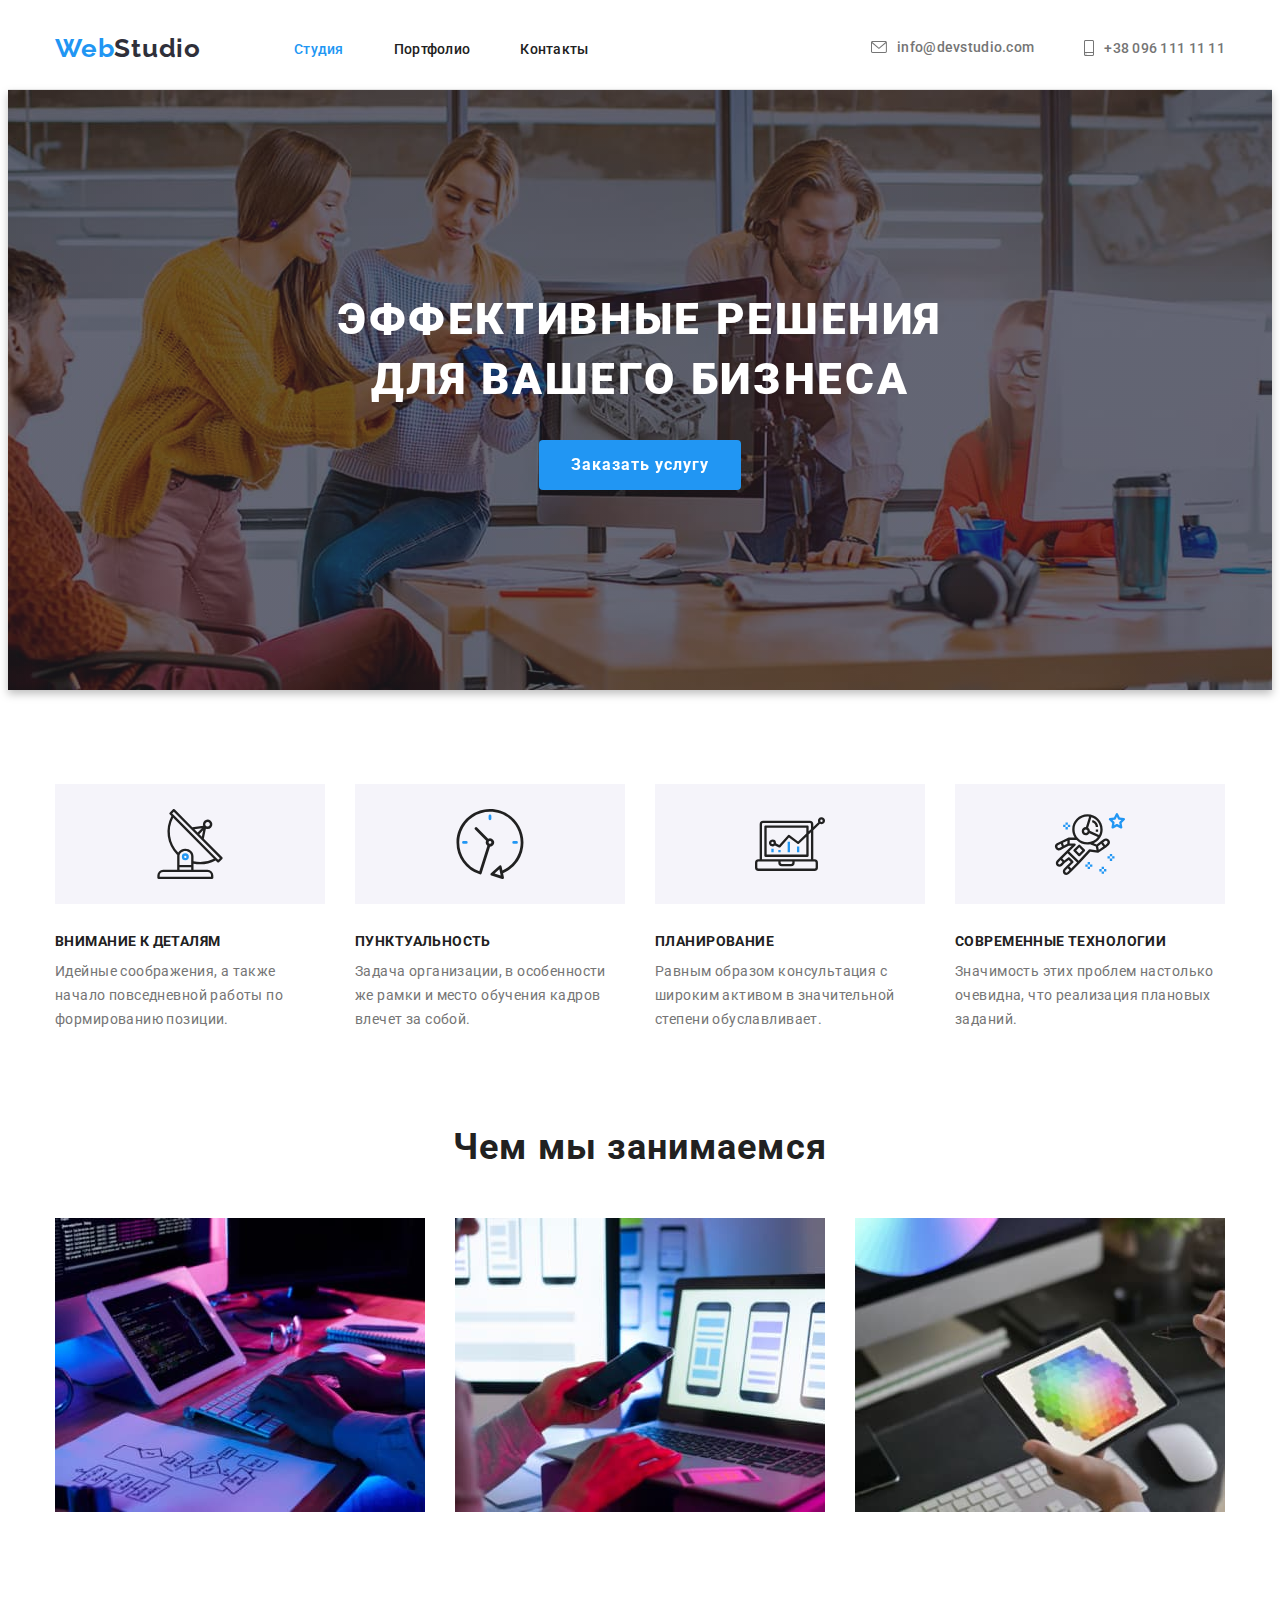
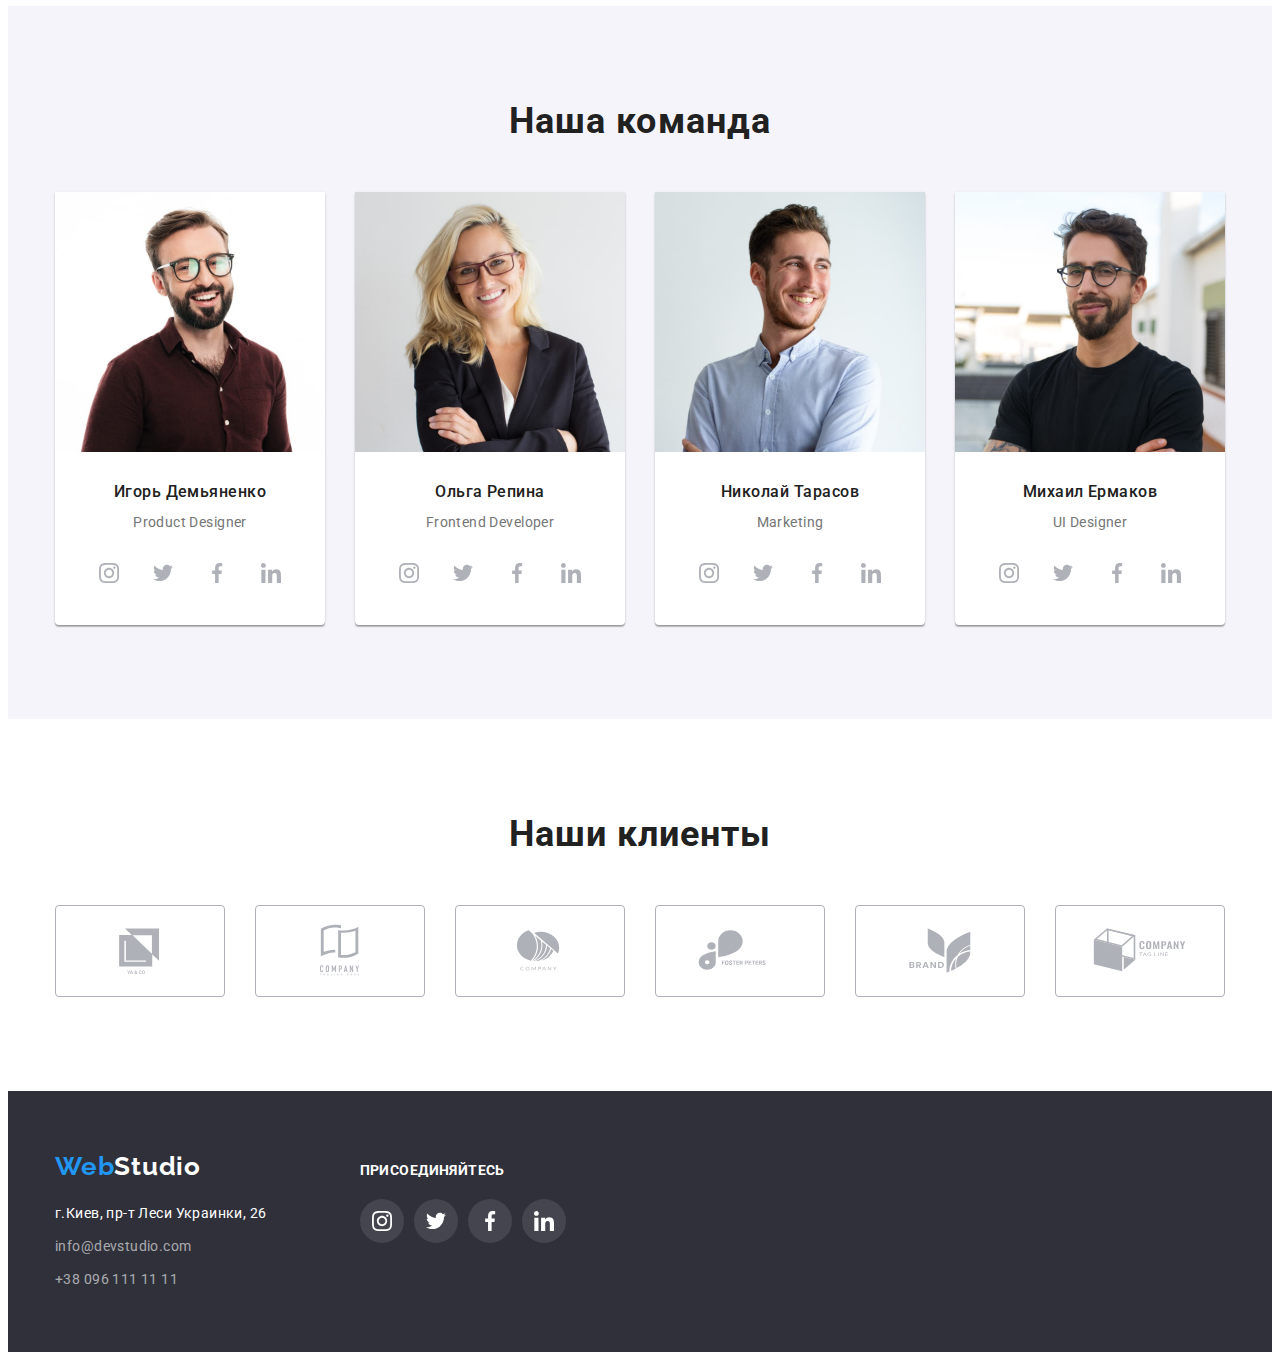
<file: index.html>
<!DOCTYPE html>
<html lang="ru">
<head>
    <meta charset="UTF-8">
    <meta http-equiv="X-UA-Compatible" content="IE=edge">
    <meta name="viewport" content="width=device-width, initial-scale=1.0">
        <link rel="preconnect" href="https://fonts.googleapis.com">
        <link rel="preconnect" href="https://fonts.gstatic.com" crossorigin>
        <link href="https://fonts.googleapis.com/css2?family=Raleway:wght@700&family=Roboto:wght@400;500;700;900&display=swap"
            rel="stylesheet">
        <link rel="stylesheet" href="https://cdnjs.cloudflare.com/ajax/libs/modern-normalize/1.1.0/modern-normalize.min.css"
                integrity="sha512-wpPYUAdjBVSE4KJnH1VR1HeZfpl1ub8YT/NKx4PuQ5NmX2tKuGu6U/JRp5y+Y8XG2tV+wKQpNHVUX03MfMFn9Q=="
                crossorigin="anonymous" referrerpolicy="no-referrer" />
        <link rel="stylesheet" href="./css/styles.css">
    <title>Document</title>
</head>
<body>

    <!--Header-->

<header class="header">
    <div class="header-main container">
        <a class="logo logo-header link" lang="en" href="">Web<span class="header-logo">Studio</span></a>
        <nav class="navigation">
            <ul class="nav-list list">
                <li class="nav-list-site">
                    <a class="nav-list-link link page" href="">Студия</a>
                </li>
                <li class="nav-list-site">
                    <a class="nav-list-link link" href="./portfolio.html">Портфолио</a>
                </li>
                <li class="nav-list-site">
                    <a class="nav-list-link link" href="">Контакты</a>
                </li>
            </ul>
        </nav>
        <ul class="list-conect list">
            <li class="list-contact">
                <a class="list-contact-mail link" href="mailto:info@devstudio.com">
                <svg class="header-icone" width="16" height="12">
                    <use href="./images/symbol-defs.svg#icon-envelope"></use>
                </svg>info@devstudio.com</a>
            </li>
            <li class="list-contact">
                <a class="list-contact-phone link" href="tel:+380961111111">
                    <svg class="header-icone" width="10" height="16">
                        <use href="./images/symbol-defs.svg#icon-smartphone"></use>
                    </svg>+38 096 111 11 11</a>
            </li>
        </ul>
    </div>
</header>
<main>

    <!--Hero-->

    <section class="hero">
        <div class="container">
            <h1 class="hero-title">Эффективные решения <br>для вашего бизнеса</h1>
            <button class="hero-btn" type="button">Заказать услугу</button>
        </div>
    </section>

    <!--Our features-->

    <section class="features">
        <div class="container">
            <h2 class="title2 features-title">Наши особенности</h2>
                <ul class="features-list list">
                    <li class="features-list-item">
                        <h3 class="features-list-title">Внимание к деталям</h3>
                        <p class="features-list-text">Идейные соображения, а также <br> начало повседневной работы по <br> формированию позиции.</p>
                    </li>
                    <li class="features-list-item">
                        <h3 class="features-list-title">Пунктуальность</h3>
                        <p class="features-list-text">Задача организации, в особенности <br> же рамки и место обучения кадров <br> влечет за собой.</p>
                    </li>
                    <li class="features-list-item">
                        <h3 class="features-list-title">Планирование</h3>
                        <p class="features-list-text">Равным образом консультация с <br> широким активом в значительной <br> степени обуславливает.</p>
                    </li>
                    <li class="features-list-item">
                        <h3 class="features-list-title">Современные технологии</h3>
                        <p class="features-list-text">Значимость этих проблем настолько <br>очевидна, что реализация плановых <br>заданий.</p>
                    </li>                
                </ul>
        </div>
    </section>

        <!--About us-->

        <section class="aboutus">
            <div class="container">
                <h2 class="title2 aboutus-title">Чем мы занимаемся</h2>
                <ul class="aboutus-list list">
                    <li class="aboutus-list-iteam">
                        <img class="aboutus-list-img" src="./images/img-cod.jpg" alt="написание кода" width="370" height="294" />
                    </li>
                    <li class="aboutus-list-iteam">
                        <img class="aboutus-list-img" src="./images/img-call.jpg" alt="звонок" width="370" height="294" />
                    </li>
                    <li class="aboutus-list-iteam">
                        <img class="aboutus-list-img" src="./images/img-color.jpg" alt="выбор цвета" width="370" height="294" />
                    </li>
                </ul>
            </div>
        </section>

        <!--Our Team-->

        <section class="team">
            <div class="container">
                <h2 class="title2 team-title">Наша команда</h2>
                <ul class="team-list list">
                    <li class="team-list-iteam">
                        <img  class="team-list-img" src="./images/img-igordemyanenko.jpg" alt="igor demyanenko" width="270" height="260" />
                            <div class="team-list-sing">
                                <h3 class="team-list-title">Игорь Демьяненко</h3>
                                    <p class="team-list-text" lang="en">Product Designer</p>
                                        <ul class="team-box list">
                                            <li class="icone-box">  
                                                <a href="" class="icone-link">
                                                <svg class="team-icone" widht="20" height="20">
                                                    <use href="./images/symbol-defs.svg#icon-instagram"></use>
                                                </svg>
                                                </a>
                                            </li>
                                            <li class="icone-box">
                                                <a href="" class="icone-link">
                                                <svg class="team-icone" widht="20" height="20">
                                                    <use href="./images/symbol-defs.svg#icon-twitter1"></use>
                                                </svg>
                                                </a>
                                            </li>
                                            <li class="icone-box">
                                                <a href="" class="icone-link">
                                                <svg class="team-icone" widht="20" height="20">
                                                    <use href="./images/symbol-defs.svg#icon-facebook"></use>
                                                </svg>
                                                </a>
                                            </li>
                                            <li class="icone-box">
                                                <a href="" class="icone-link">
                                                <svg class="team-icone" widht="20" height="20">
                                                <use href="./images/symbol-defs.svg#icon-linkedin"></use>
                                                </svg>
                                                </a>
                                            </li>
                                        </ul>
                            </div>
                    </li>
                    <li class="team-list-iteam"> 
                        <img class="team-list-img" src="./images/img-elenarepina.jpg" alt="elena repina" width="270" height="260" />
                        <div class="team-list-sing">
                            <h3 class="team-list-title">Ольга Репина</h3>
                            <p class="team-list-text" lang="en">Frontend Developer</p>
                            <ul class="team-box list">
                                <li class="icone-box">
                                    <a href="" class="icone-link">
                                        <svg class="team-icone" widht="20" height="20">
                                            <use href="./images/symbol-defs.svg#icon-instagram"></use>
                                        </svg>
                                    </a>
                                </li>
                                <li class="icone-box">
                                    <a href="" class="icone-link">
                                        <svg class="team-icone" widht="20" height="20">
                                            <use href="./images/symbol-defs.svg#icon-twitter1"></use>
                                        </svg>
                                    </a>
                                </li>
                                <li class="icone-box">
                                    <a href="" class="icone-link">
                                        <svg class="team-icone" widht="20" height="20">
                                            <use href="./images/symbol-defs.svg#icon-facebook"></use>
                                        </svg>
                                    </a>
                                </li>
                                <li class="icone-box">
                                    <a href="" class="icone-link">
                                        <svg class="team-icone" widht="20" height="20">
                                            <use href="./images/symbol-defs.svg#icon-linkedin"></use>
                                        </svg>
                                    </a>
                                </li>
                            </ul>
                        </div>
                    </li>
                    <li class="team-list-iteam">
                        <img class="team-list-img" src="./images/img-nikolaytarasov.jpg" alt="nikolay tarasov" width="270" height="260" />
                        <div class="team-list-sing">
                            <h3 class="team-list-title">Николай Тарасов</h3>
                            <p class="team-list-text" lang="en">Marketing</p>
                            <ul class="team-box list">
                                <li class="icone-box">
                                    <a href="" class="icone-link">
                                        <svg class="team-icone" widht="20" height="20">
                                            <use href="./images/symbol-defs.svg#icon-instagram"></use>
                                        </svg>
                                    </a>
                                </li>
                                <li class="icone-box">
                                    <a href="" class="icone-link">
                                        <svg class="team-icone" widht="20" height="20">
                                            <use href="./images/symbol-defs.svg#icon-twitter1"></use>
                                        </svg>
                                    </a>
                                </li>
                                <li class="icone-box">
                                    <a href="" class="icone-link">
                                        <svg class="team-icone" widht="20" height="20">
                                            <use href="./images/symbol-defs.svg#icon-facebook"></use>
                                        </svg>
                                    </a>
                                </li>
                                <li class="icone-box">
                                    <a href="" class="icone-link">
                                        <svg class="team-icone" widht="20" height="20">
                                            <use href="./images/symbol-defs.svg#icon-linkedin"></use>
                                        </svg>
                                    </a>
                                </li>
                            </ul>
                        </div>
                    </li>
                    <li class="team-list-iteam">
                        <img class="team-list-img" src="./images/img-mikhailermakov.jpg" alt="mikhail ermakov" width="270" height="260" />
                        <div class="team-list-sing">
                            <h3 class="team-list-title">Михаил Ермаков</h3>
                            <p class="team-list-text" lang="en">UI Designer</p>
                            <ul class="team-box list">
                                <li class="icone-box">
                                    <a href="" class="icone-link">
                                        <svg class="team-icone" widht="20" height="20">
                                            <use href="./images/symbol-defs.svg#icon-instagram"></use>
                                        </svg>
                                    </a>
                                </li>
                                <li class="icone-box">
                                    <a href="" class="icone-link">
                                        <svg class="team-icone" widht="20" height="20">
                                            <use href="./images/symbol-defs.svg#icon-twitter1"></use>
                                        </svg>
                                    </a>
                                </li>
                                <li class="icone-box">
                                    <a href="" class="icone-link">
                                        <svg class="team-icone" widht="20" height="20">
                                            <use href="./images/symbol-defs.svg#icon-facebook"></use>
                                        </svg>
                                    </a>
                                </li>
                                <li class="icone-box">
                                    <a href="" class="icone-link">
                                        <svg class="team-icone" widht="20" height="20">
                                            <use href="./images/symbol-defs.svg#icon-linkedin"></use>
                                        </svg>
                                    </a>
                                </li>
                            </ul>
                        </div>
                    </li>
                </ul>
            </div>
        </section>

        <!--Clients-->

        <section class="clients">
            <div   class="container">
                <h2 class="title2 clients-title">Наши клиенты</h2>
                <ul class="list clients-list">
                    <li>
                        <a href="" class="clients-iteam">
                            <svg class="clients-icone" wight="106" height="60">
                                <use href="./images/symbol-defs.svg#icon-Logo1"></use>
                            </svg>
                        </a>
                    </li>
                    <li>
                        <a href="" class="clients-iteam">
                            <svg class="clients-icone" wight="106" height="60">
                                <use href="./images/symbol-defs.svg#icon-Logo2"></use>
                            </svg>
                        </a>
                    </li>
                    <li>
                        <a class="clients-iteam" href="">
                            <svg class="clients-icone" wight="106" height="60">
                                <use href="./images/symbol-defs.svg#icon-Logo3"></use>
                            </svg>
                        </a>
                    </li>
                    <li>
                        <a class="clients-iteam" href="">
                            <svg class="clients-icone" wight="106" height="60">
                                <use href="./images/symbol-defs.svg#icon-Logo4"></use>
                            </svg>
                        </a>
                    </li>
                    <li>
                        <a class="clients-iteam" href="">
                            <svg class="clients-icone" wight="106" height="60">
                                <use href="./images/symbol-defs.svg#icon-Logo5"></use>
                            </svg>
                        </a>
                    </li>
                    <li>
                        <a class="clients-iteam" href="">
                            <svg class="clients-icone" wight="106" height="60">
                                <use href="./images/symbol-defs.svg#icon-Logo6"></use>
                            </svg>
                        </a>
                    </li>
                </ul>
            </div>
        </section>


    </main>

        <!--Footer-->

    <footer class="footer">
        <div class="container footer-container">
            <div class="nav">
                <a class="logo logo-footer link" lang="en" href="">Web<span class="footer-logo logo">Studio</span></a>
                <address class="address">
                    <ul class="address-list list">
                        <li class="address-list-iteam">
                            <a class="address-list-map link" href="https://goo.gl/maps/vSLd71putyEXjQZGA" target="_blank" rel="noopener noreferrer nofollow">г.Киев, пр-т Леси Украинки, 26</a>
                        </li>
                        <li class="address-list-iteam">
                            <a class="address-list-mail link"  href="mailto:info@devstudio.com">info@devstudio.com</a>
                        </li>
                        <li class="address-list-iteam">
                            <a class="address-list-phone link"  href="tel:+380961111111">+38 096 111 11 11</a>
                        </li>
                    </ul>
                </address>
            </div>
            <div class="footer-social">
                <h3 class="footer-social-title">Присоединяйтесь</h3>
                <ul class="footer-social-list list">
                    <li class="footer-iteams">
                        <a class="footer-social-icone" href="">
                            <svg class="footer-icone" wight="20" height="20"> 
                                <use href="./images/symbol-defs.svg#icon-instagram"></use>
                            </svg>
                        </a>
                    </li>
                    <li class="footer-iteams">
                        <a class="footer-social-icone" href="">
                            <svg class="footer-icone" wight="20" height="20">
                                <use href="./images/symbol-defs.svg#icon-twitter1"></use>
                            </svg>
                        </a>
                    </li>
                    <li class="footer-iteams">
                        <a class="footer-social-icone" href="">
                            <svg class="footer-icone" wight="20" height="20">
                                <use href="./images/symbol-defs.svg#icon-facebook"></use>
                            </svg>
                        </a>
                    </li>
                    <li class="footer-iteams">
                        <a class="footer-social-icone" href="">
                            <svg class="footer-icone" wight="20" height="20">
                                <use href="./images/symbol-defs.svg#icon-linkedin"></use>
                            </svg>
                        </a>
                    </li>
                </ul>
            </div>
        </div>
    </footer>
</body>
</html>
</file>
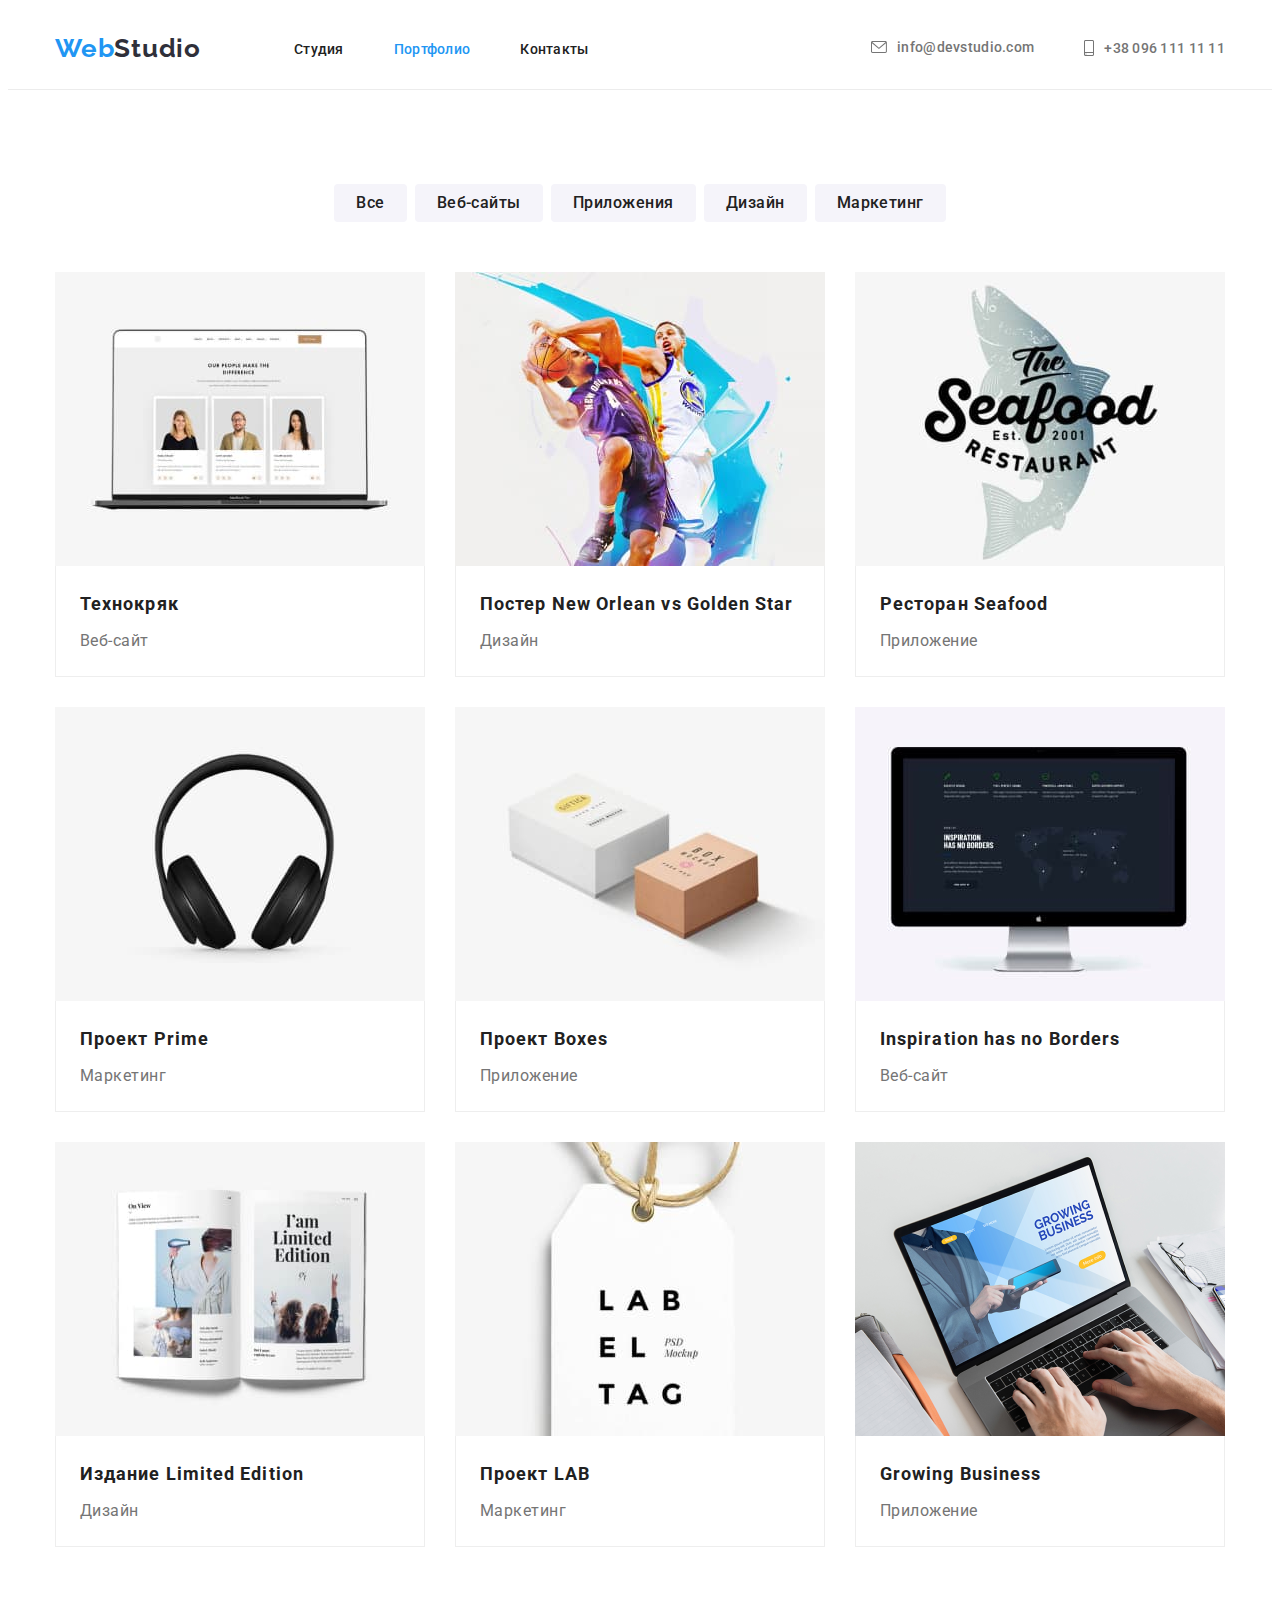
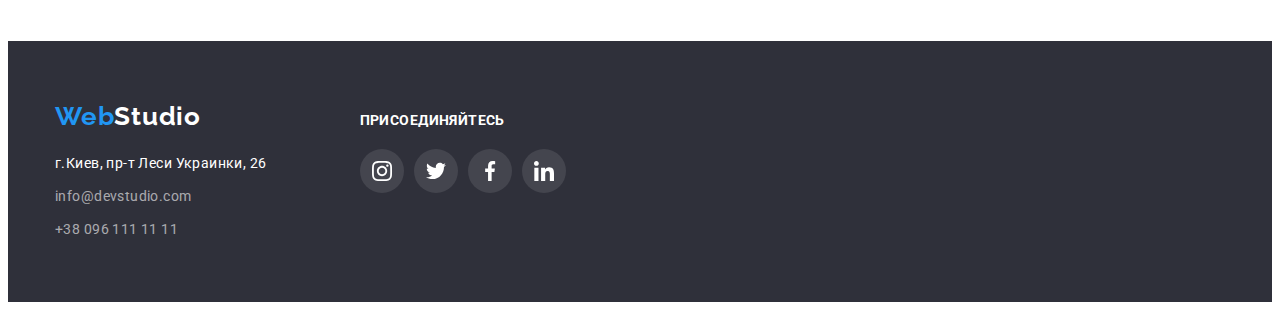
<file: portfolio.html>
<!DOCTYPE html>
<html lang="ru">
<head>
    <meta charset="UTF-8">
    <meta http-equiv="X-UA-Compatible" content="IE=edge">
    <meta name="viewport" content="width=device-width, initial-scale=1.0">
    <title>Портфолио</title>
        <link rel="preconnect" href="https://fonts.googleapis.com">
        <link rel="preconnect" href="https://fonts.gstatic.com" crossorigin>
        <link href="https://fonts.googleapis.com/css2?family=Raleway:wght@700&family=Roboto:wght@400;500;700;900&display=swap"
            rel="stylesheet">
        <link rel="stylesheet" href="https://cdnjs.cloudflare.com/ajax/libs/modern-normalize/1.1.0/modern-normalize.min.css"
            integrity="sha512-wpPYUAdjBVSE4KJnH1VR1HeZfpl1ub8YT/NKx4PuQ5NmX2tKuGu6U/JRp5y+Y8XG2tV+wKQpNHVUX03MfMFn9Q=="
            crossorigin="anonymous" referrerpolicy="no-referrer" />
        <link rel="stylesheet" href="./css/styles.css">
</head>
<body>

    <!--Header-->

<header class="header">
    <div class="header-main container">
        <a class="logo logo-header link" lang="en" href="">Web<span class="logo header-logo">Studio</span></a>
        <nav class="navigation">
            <ul class="nav-list list">
                <li class="nav-list-site">
                    <a class="nav-list-link link" href="./index.html">Студия</a>
                </li>
                <li class="nav-list-site">
                    <a class="nav-list-link link page" href="">Портфолио</a>
                </li>
                <li class="nav-list-site">
                    <a class="nav-list-link link" href="">Контакты</a>
                </li>
            </ul>
        </nav>
        <ul class="list-conect list">
            <li class="list-contact">
                <a class="list-contact-mail link" href="mailto:info@devstudio.com">
                    <svg class="header-icone" width="16" height="12">
                        <use href="./images/symbol-defs.svg#icon-envelope"></use>
                    </svg>info@devstudio.com</a>
            </li>
            <li class="list-contact">
                <a class="list-contact-phone link" href="tel:+380961111111">
                    <svg class="header-icone" width="10" height="16">
                        <use href="./images/symbol-defs.svg#icon-smartphone"></use>
                    </svg>+38 096 111 11 11</a>
            </li>
        </ul>
    </div>
</header>

    <!--Portfolio-->

    <main>
    <section class="portfolio">
        <div class="container">
            <h1 class="portfolio-title">Наши работы</h1>
            <ul class="portfolio-list list">
                <li class="portfolio-list-btn">
                <button class="portfolio-btn" type="button">Все</button>
                </li>
                <li class="portfolio-list-btn">
                    <button class="portfolio-btn" type="button">Веб-сайты</button>
                </li>
                <li class="portfolio-list-btn">
                    <button class="portfolio-btn" type="button">Приложения</button>
                </li>
                <li class="portfolio-list-btn">
                    <button class="portfolio-btn" type="button">Дизайн</button>
                </li>
                <li class="portfolio-list-btn">
                    <button class="portfolio-btn" type="button">Маркетинг</button>
                </li>
            </ul>
            <ul class="portfolio-list-pic list">
                <li class="portfolio-list-iteam">
                    <a href="" class="portfolio-link link">
                        <img class="portfolio-list-img" src="./images/tehnokryak.jpg" alt="tehnokryak" width="370" height="294" />
                        <div class="portfolio-sing">
                            <h3 class="portfolio-title3">Технокряк</h3>
                            <p class="portfolio-list-text">Веб-сайт</p>
                        </div>
                    </a>
                </li>
                <li class="portfolio-list-iteam">
                   <a href="" class="portfolio-link link">
                    <img class="portfolio-list-img" src="./images/poster.jpg" alt="poster" width="370" height="294" />
                    <div class="portfolio-sing">
                        <h3 class="portfolio-title3">Постер <span lang="en">New Orlean vs Golden Star</span></h3>
                        <p class="portfolio-list-text">Дизайн</p>
                    </div>
                   </a>
                </li>
                <li class="portfolio-list-iteam">
                   <a href="" class="portfolio-link link">
                    <img class="portfolio-list-img" src="./images/restoransea.jpg" alt="restoransea" width="370" height="294" />
                    <div class="portfolio-sing">
                        <h3 class="portfolio-title3">Ресторан <span lang="en">Seafood</span></h3>
                        <p class="portfolio-list-text">Приложение</p>
                    </div>
                   </a>
                </li>
                <li class="portfolio-list-iteam">
                    <a href="" class="portfolio-link link">
                        <img class="portfolio-list-img" src="./images/proektprime.jpg" alt="proektprime" width="370" height="294" />
                        <div class="portfolio-sing">
                            <h3 class="portfolio-title3">Проект <span lang="en">Prime</span></h3>
                            <p class="portfolio-list-text">Маркетинг</p>
                        </div>
                    </a>
                </li>
                <li class="portfolio-list-iteam">
                    <a href="" class="portfolio-link link">
                    <img class="portfolio-list-img" src="./images/proektboxes.jpg" alt="proektboxes" width="370" height="294" />
                    <div class="portfolio-sing">
                        <h3 class="portfolio-title3">Проект <span lang="en">Boxes</span></h3>
                        <p class="portfolio-list-text">Приложение</p>
                    </div>
                    </a>
                </li>
                <li class="portfolio-list-iteam">
                   <a href="" class="portfolio-link link">
                    <img class="portfolio-list-img" src="./images/inspiration.jpg" alt="inspiration" width="370" height="294" />
                    <div class="portfolio-sing">
                        <h3 class="portfolio-title3" lang="en">Inspiration has no Borders</h3>
                        <p class="portfolio-list-text">Веб-сайт</p>
                    </div>
                </a>
                </li>
                <li class="portfolio-list-iteam">
                   <a href="" class="portfolio-link link">
                    <img class="portfolio-list-img" src="./images/ltdeditionjpg.jpg" alt="ltdeditionjpg" width="370" height="294" />
                    <div class="portfolio-sing">
                        <h3 class="portfolio-title3">Издание <span lang="en">Limited Edition</span></h3>
                        <p class="portfolio-list-text">Дизайн</p>
                    </div>
                   </a>
                </li>
                <li class="portfolio-list-iteam">
                    <a href="" class="portfolio-link link">
                        <img class="portfolio-list-img" src="./images/proektlab.jpg" alt="proektlab" width="370" height="294" />
                        <div class="portfolio-sing">
                            <h3 class="portfolio-title3">Проект <span lang="en">LAB</span></h3>
                            <p class="portfolio-list-text">Маркетинг</p>
                        </div>
                    </a>
                </li>
                <li class="portfolio-list-iteam">
                    <a href="" class="portfolio-link link">
                       <img class="portfolio-list-img"  src="./images/growing.png" alt="growing" width="370" height="294" />
                        <div class="portfolio-sing">
                            <h3 class="portfolio-title3" lang="en">Growing Business</h3>
                            <p class="portfolio-list-text">Приложение</p>
                        </div>
                    </a>
                </li>
            </ul>
        </div>
    </section>
</main>

    <!--Footer-->

    <footer class="footer">
        <div class="container footer-container">
            <div class="nav">
                <a class="logo logo-footer link" lang="en" href="">Web<span class="footer-logo logo">Studio</span></a>
                <address class="address">
                    <ul class="address-list list">
                        <li class="address-list-iteam">
                            <a class="address-list-map link" href="https://goo.gl/maps/vSLd71putyEXjQZGA" target="_blank" rel="noopener noreferrer nofollow">г.Киев, пр-т Леси Украинки, 26</a>
                        </li>
                        <li class="address-list-iteam">
                            <a class="address-list-mail link"  href="mailto:info@devstudio.com">info@devstudio.com</a>
                        </li>
                        <li class="address-list-iteam">
                            <a class="address-list-phone link"  href="tel:+380961111111">+38 096 111 11 11</a>
                        </li>
                    </ul>
                </address>
            </div>
            <div class="footer-social nav">
                <h3 class="footer-social-title">Присоединяйтесь</h3>
                <ul class="footer-social-list list">
                    <li class="footer-iteams">
                        <a class="footer-social-icone" href="">
                            <svg class="footer-icone" wight="20" height="20"> 
                                <use href="./images/symbol-defs.svg#icon-instagram"></use>
                            </svg>
                        </a>
                    </li>
                    <li class="footer-iteams">
                        <a class="footer-social-icone" href="">
                            <svg class="footer-icone" wight="20" height="20">
                                <use href="./images/symbol-defs.svg#icon-twitter1"></use>
                            </svg>
                        </a>
                    </li>
                    <li class="footer-iteams">
                        <a class="footer-social-icone" href="">
                            <svg class="footer-icone" wight="20" height="20">
                                <use href="./images/symbol-defs.svg#icon-facebook"></use>
                            </svg>
                        </a>
                    </li>
                    <li class="footer-iteams">
                        <a class="footer-social-icone" href="">
                            <svg class="footer-icone" wight="20" height="20">
                                <use href="./images/symbol-defs.svg#icon-linkedin"></use>
                            </svg>
                        </a>
                    </li>
                </ul>
            </div>
        </div>
    </footer>
</body>
</html>
</file>
<file: css/styles.css>
html {
  box-sizing: border-box;
}
*,
*::before,
*::after {
  box-sizing: inherit;
}

:root {
  --primary-font-family: Roboto, sans-serif;
  --secondary-font-family: Raleway, sans-serif;
}

body {
  font-family: var(--primary-font-family);
  color: #212121;
}

.container {
  width: 1200px;
  padding-left: 15px;
  padding-right: 15px;
  margin-left: auto;
  margin-right: auto;
}

.link {
  text-decoration: none;
}

.list {
  list-style: none;
}

.title2 {
  font-weight: bold;
  font-size: 36px;
  line-height: 1.17;
  text-align: center;
  letter-spacing: 0.03em;
  color: #212121;
}

.logo {
  font-family: var(--secondary-font-family);
  font-weight: bold;
  font-size: 26px;
  line-height: 1.19;
  letter-spacing: 0.03em;
  color: #2196f3;
}

h1,
h2,
h3,
p,
a {
  margin-top: 0;
  margin-bottom: 0;
}

ul {
  margin-top: 0;
  margin-bottom: 0;
  padding-left: 0;
}

img {
  display: block;
}

/*===HEADER===*/

.header {
  padding-bottom: 25px;
  padding-top: 25px;
  border-bottom: 1px solid rgba(236, 236, 236, 1);
}

.header-main {
  display: flex;
  align-items: center;
}
.logo-header {
  margin-right: 93px;
}

.header-logo {
  font-family: var(--secondary-font-family);
  font-weight: bold;
  font-size: 26px;
  line-height: 1.19;
  letter-spacing: 0.03em;
  color: #2f303a;
}

.nav-list {
  display: flex;
}

.nav-list-site:not(:last-child) {
  margin-right: 50px;
}

.nav-list-link {
  font-weight: 500;
  font-size: 14px;
  line-height: 1.14;
  letter-spacing: 0.02em;
  color: #212121;
}

.nav-list-link:hover,
.nav-list-link:focus {
  color: #2196f3;
}

.page {
  color: #2196f3;
}

.list-conect {
  display: flex;
  justify-content: flex-end;
  padding-right: 0;
  margin-left: auto;
}

.list-contact:not(:last-child) {
  margin-right: 50px;
}

.list-contact-mail,
.list-contact-phone {
  display: flex;
  align-items: center;
  font-weight: 500;
  font-size: 14px;
  line-height: 1;
  letter-spacing: 0.02em;
  color: #757575;
}

.list-contact-mail:hover,
.list-contact-mail:focus,
.list-contact-phone:hover,
.list-contact-phone:focus {
  color: #2196f3;
}

.header-icone {
  fill: currentColor;
  margin-right: 10px;
}

/*===HERO===*/

.hero {
  max-width: 1600px;
  height: 600px;
  margin-left: auto;
  margin-right: auto;
  padding-top: 200px;
  padding-bottom: 200px;
  text-align: center;
  background-image: linear-gradient(
      rgba(47, 48, 58, 0.4),
      rgba(47, 48, 58, 0.4)
    ),
    url("../images/img-fon.jpg");
  background-repeat: no-repeat;
  background-size: cover;
  background-position: center;
  background-color: #2f303a;
  filter: drop-shadow(0px 4px 4px rgba(0, 0, 0, 0.25));
}

.hero-title {
  font-weight: 900;
  font-size: 44px;
  line-height: 1.36;
  text-align: center;
  letter-spacing: 0.06em;
  text-transform: uppercase;
  color: #ffffff;
  margin-bottom: 30px;
}

.hero-btn {
  background-color: #2196f3;
  font-family: inherit;
  font-weight: bold;
  font-size: 16px;
  line-height: 1.88;
  align-items: center;
  letter-spacing: 0.06em;
  color: #ffffff;
  cursor: pointer;
  border: #2196f3;
  border-radius: 4px;
  padding: 10px 32px;
}

.hero-title-btn:hover,
.hero-title-btn:focus {
  background-color: #188ce8;
}

/*===Our features===*/

.features {
  padding: 94px 0;
}

.features-title {
  position: absolute;
  width: 1px;
  height: 1px;
  margin: -1px;
  border: 0;
  padding: 0;
  white-space: nowrap;
  clip-path: inset(100%);
  clip: rect(0 0 0 0);
  overflow: hidden;
}

.features-list {
  display: flex;
  justify-content: space-between;
}

.features-list-title {
  font-weight: bold;
  font-size: 14px;
  line-height: 1.14;
  letter-spacing: 0.03em;
  text-transform: uppercase;
  margin-bottom: 10px;
}

.features-list-text {
  font-weight: normal;
  font-size: 14px;
  line-height: 1.71;
  letter-spacing: 0.03em;
  color: #757575;
  text-align: justify;
}

.features-list-item {
  width: 270px;
}

.features-list-item::before {
  display: block;
  content: "";
  height: 120px;
  margin-bottom: 30px;
  background-repeat: no-repeat;
  background-position: center;
  background-color: #f5f4fa;
}

.features-list-item:nth-child(1)::before {
  background-image: url("../images/antenna.svg");
}

.features-list-item:nth-child(2)::before {
  background-image: url("../images/clock.svg");
}

.features-list-item:nth-child(3)::before {
  background-image: url("../images/leptop.svg");
}

.features-list-item:nth-child(4)::before {
  background-image: url("../images/space.svg");
}

/*===About us===*/

.aboutus {
  padding-bottom: 94px;
}
.aboutus-title {
  text-align: center;
  margin-bottom: 50px;
}

.aboutus-list {
  display: flex;
}

.aboutus-list-iteam:not(:last-child) {
  margin-right: 30px;
}

/*===Our Team===*/

.team {
  background-color: #f5f4fa;
  padding-top: 94px;
  padding-bottom: 94px;
}

.team-title {
  margin-bottom: 50px;
}

.team-list {
  display: flex;
  justify-content: space-between;
}

.team-list-iteam:not(:last-child) {
  width: 270px;
  margin-right: 30px;
}

.team-list-iteam {
  background-color: rgba(255, 255, 255, 1);
  box-shadow: 0px 1px 3px rgba(0, 0, 0, 0.12), 0px 1px 1px rgba(0, 0, 0, 0.14),
    0px 2px 1px rgba(0, 0, 0, 0.2);
  border-radius: 0px 0px 4px 4px;
}
.team-list-sing {
  padding: 30px 32px 30px 32px;
}

.team-list-title {
  font-weight: 500;
  font-size: 16px;
  line-height: 1.19;
  text-align: center;
  letter-spacing: 0.03em;
  color: #212121;
  margin-bottom: 10px;
}

.team-list-text {
  font-weight: normal;
  font-size: 14px;
  line-height: 1.71;
  letter-spacing: 0.03em;
  text-align: center;
  letter-spacing: 0.03em;
  color: #757575;
  margin-bottom: 16px;
}

.team-box {
  display: flex;
  justify-content: space-between;
}

.icone-link {
  display: flex;
  justify-content: center;
  align-items: center;
  height: 44px;
  width: 44px;
  margin: 0 auto;
  fill: #afb1b8;
  background-color: #ffffff;
  border-radius: 50%;
}

.icone-link:not(:last-child) {
  margin-right: 10px;
}

.icone-link:hover,
.icone-link:focus {
  background-color: #2196f3;
}

.icone-link:hover .team-icone,
.icone-link:focus .team-icone {
  fill: #ffffff;
}

/*===Clients===*/

.clients {
  padding-top: 94px;
  padding-bottom: 94px;
}

.clients-title {
  margin-bottom: 50px;
}

.clients-list {
  display: flex;
  justify-content: space-between;
}

.clients-iteam {
  display: flex;
  justify-content: center;
  align-items: center;
  width: 170px;
  height: 92px;
  color: rgba(175, 177, 184, 1);
  padding: 16px 32px 16px 32px;
  border: 1px solid rgba(175, 177, 184, 1);
  border-radius: 4px;
}

.clients-iteam:not(:last-child) {
  margin-right: 30px;
}

.clients-icone {
  align-items: center;
  fill: currentColor;
}

.clients-iteam:hover,
.clients-iteam:focus {
  color: #2196f3;
  border: 1px solid #2196f3;
}

/*===Footer===*/
.footer {
  background: #2f303a;
  display: flex;
  flex-direction: column;
  padding-top: 60px;
  padding-bottom: 60px;
}
.footer-container {
  display: flex;
  align-items: baseline;
}

.logo-footer {
  display: block;
  margin-bottom: 20px;
}

.footer-logo {
  color: #ffffff;
}

.address-list-iteam:not(:last-child) {
  margin-bottom: 9px;
}

.address-list-map {
  font-style: normal;
  font-weight: normal;
  font-size: 14px;
  line-height: 1.71;
  letter-spacing: 0.03em;
  color: #ffffff;
}

.address-list-mail {
  font-style: normal;
  font-weight: normal;
  font-size: 14px;
  line-height: 1.71;
  letter-spacing: 0.03em;
  color: rgba(255, 255, 255, 0.6);
}

.address-list-phone {
  font-style: normal;
  font-weight: normal;
  font-size: 14px;
  line-height: 1.71;
  letter-spacing: 0.03em;
  color: rgba(255, 255, 255, 0.6);
}

.footer-social {
  margin-left: 93px;
}

.footer-social-list {
  display: flex;
}

.footer-social-icone {
  display: flex;
  align-items: center;
  justify-content: center;
  width: 44px;
  height: 44px;
  background-color: rgba(255, 255, 255, 0.1);
  border-radius: 50%;
  margin: 0 auto;
}

.footer-iteams:not(:last-child) {
  margin-right: 10px;
}

.footer-icone {
  fill: #ffffff;
}

.footer-social-icone:hover,
.footer-social-icone:focus {
  background: #2196f3;
}

.footer-social-title {
  font-weight: bold;
  font-size: 14px;
  line-height: 1.14;
  letter-spacing: 0.03em;
  text-transform: uppercase;
  color: #ffffff;
  margin-bottom: 20px;
}

/*===Portfolio===*/
.portfolio {
  padding-top: 94px;
  padding-bottom: 94px;
}

.portfolio-title {
  position: absolute;
  width: 1px;
  height: 1px;
  margin: -1px;
  border: 0;
  padding: 0;
  white-space: nowrap;
  clip-path: inset(100%);
  clip: rect(0 0 0 0);
  overflow: hidden;
}

.portfolio-list {
  display: flex;
  justify-content: center;
  margin-bottom: 50px;
}

.portfolio-list-btn:not(:last-child) {
  margin-right: 8px;
}

.portfolio-btn {
  font-family: inherit;
  font-weight: 500;
  font-size: 16px;
  line-height: 1.6;
  text-align: center;
  letter-spacing: 0.03em;
  background: #f5f4fa;
  color: #212121;
  cursor: pointer;
  border: none;
  padding: 6px 22px;
  border-radius: 4px;
}

.portfolio-btn:hover,
.portfolio-btn:focus {
  font-weight: 500;
  font-size: 16px;
  line-height: 1.6;
  text-align: center;
  letter-spacing: 0.03em;
  background: #2196f3;
  color: #ffffff;
  box-shadow: 0px 3px 1px rgba(0, 0, 0, 0.1), 0px 1px 2px rgba(0, 0, 0, 0.08),
    0px 2px 2px rgba(0, 0, 0, 0.12);
}

.portfolio-list-pic {
  display: flex;
  flex-wrap: wrap;
}

.portfolio-link {
  display: block;
}

.portfolio-list-iteam {
  width: 370px;
  margin-right: 30px;
  margin-bottom: 30px;
  cursor: pointer;
}

.portfolio-list-iteam:nth-child(3n) {
  margin-right: 0;
}
.portfolio-list-iteam:nth-last-child(-n + 3) {
  margin-bottom: 0;
}

.portfolio-link:hover,
.portfolio-link:focus {
  box-shadow: 0px 1px 1px rgba(0, 0, 0, 0.12), 0px 4px 4px rgba(0, 0, 0, 0.06),
    1px 4px 6px rgba(0, 0, 0, 0.16);
}

.portfolio-sing {
  padding: 20px 24px;
  border: 1px solid #eeeeee;
  border-top: none;
  box-sizing: border-box;
}
.portfolio-title3 {
  font-weight: bold;
  font-size: 18px;
  line-height: 2;
  letter-spacing: 0.06em;
  margin-bottom: 4px;
  color: #212121;
}

.portfolio-list-text {
  font-weight: normal;
  font-size: 16px;
  line-height: 1.88;
  letter-spacing: 0.03em;
  color: #757575;
}
</file>
